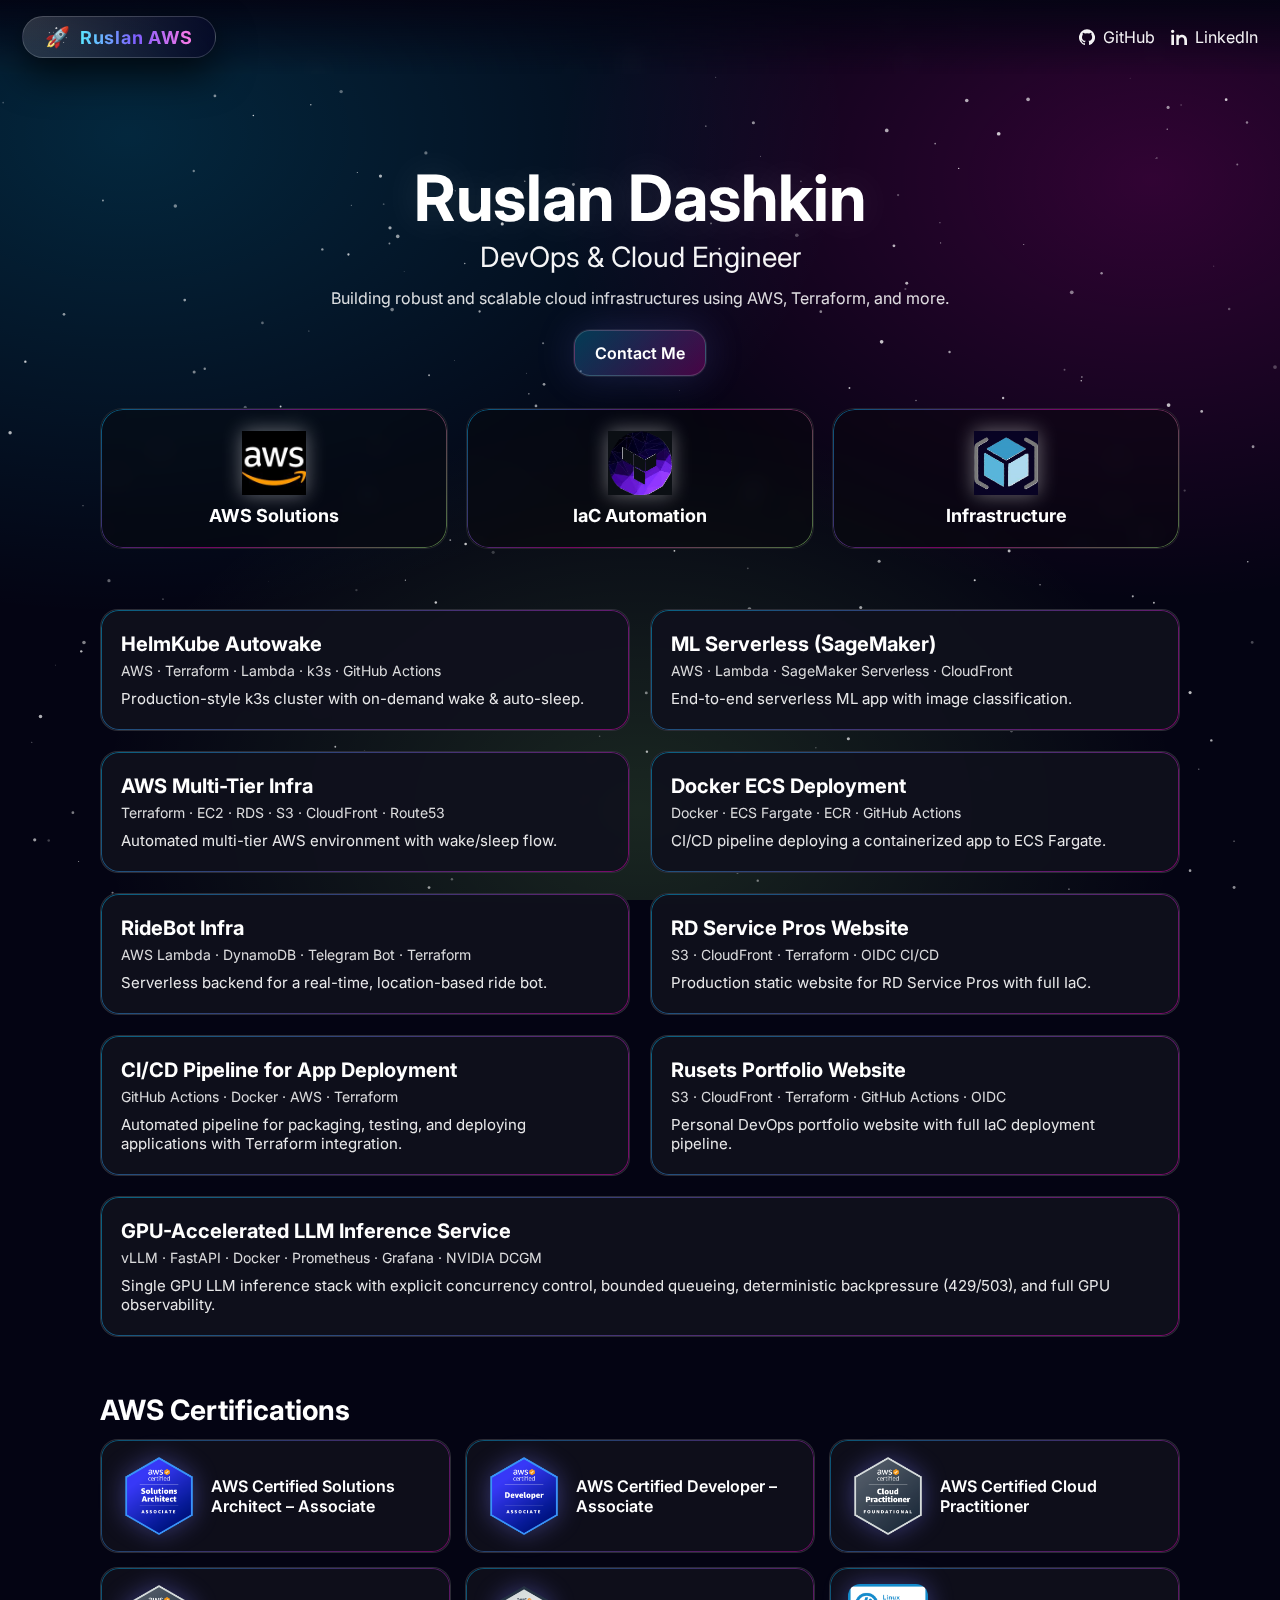
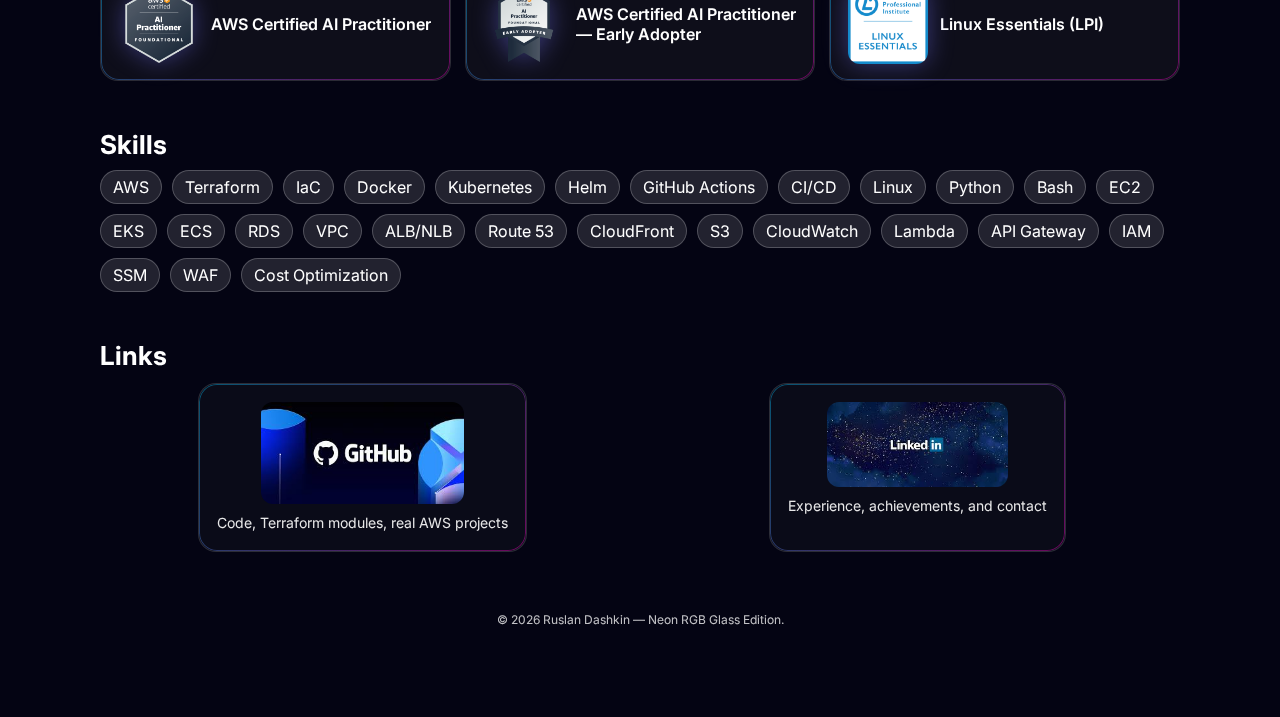
<file: site/index.html>
<!DOCTYPE html>
<html lang="en">
<head>
  <meta charset="UTF-8"/>
  <meta name="viewport" content="width=device-width, initial-scale=1.0"/>
  <title>Ruslan Dashkin — DevOps & Cloud Engineer</title>
  <meta name="description" content="Ruslan Dashkin — DevOps & Cloud Engineer. AWS, Terraform, Kubernetes, CI/CD.">
  <link rel="preconnect" href="https://fonts.gstatic.com" crossorigin>
  <link href="https://fonts.googleapis.com/css2?family=Inter:wght@400;600;800&display=swap" rel="stylesheet">
  <link rel="stylesheet" href="styles.css">
</head>
<body>
  <div class="bg">
    <canvas id="stars"></canvas>
  </div>

  <header class="header">
    <div class="brand">
      <div class="logo">🚀</div>
      <span class="brand-text">Ruslan AWS</span>
    </div>
    <nav class="nav">
      <a href="https://github.com/rusets" target="_blank" rel="noopener" class="nav-link">
        <svg class="ico" viewBox="0 0 24 24">
          <path d="M12 .5a12 12 0 0 0-3.8 23.4c.6.1.8-.3.8-.6v-2c-3.3.7-4-1.6-4-1.6-.6-1.4-1.3-1.8-1.3-1.8-1.1-.7.1-.7.1-.7 1.2.1 1.9 1.2 1.9 1.2 1.1 1.9 2.8 1.3 3.5 1 .1-.8.4-1.3.8-1.6-2.7-.3-5.5-1.3-5.5-5.9 0-1.3.5-2.4 1.2-3.2-.1-.3-.5-1.5.1-3.2 0 0 1-.3 3.3 1.2a11.5 11.5 0 0 1 6 0c2.3-1.5 3.3-1.2 3.3-1.2.7 1.7.2 2.9.1 3.2.8.8 1.2 1.9 1.2 3.2 0 4.6-2.8 5.6-5.5 5.9.4.4.8 1.1.8 2.2v3.3c0 .3.2.7.8.6A12 12 0 0 0 12 .5Z"/>
        </svg>
        GitHub
      </a>
      <a href="https://www.linkedin.com/in/rdashkin" target="_blank" rel="noopener" class="nav-link">
        <svg class="ico" viewBox="0 0 24 24">
          <path d="M4.98 3.5C4.98 4.88 3.86 6 2.5 6S0 4.88 0 3.5 1.12 1 2.5 1s2.48 1.12 2.48 2.5zM.5 8.5h4V24h-4V8.5zM8 8.5h3.8v2.1h.05c.53-1 1.84-2.1 3.78-2.1C20.2 8.5 24 11.1 24 17v7h-4v-6.1c0-3.2-1.14-5.4-4-5.4-2.18 0-3.47 1.47-4.03 2.88-.21.5-.27 1.2-.27 1.9V24H8V8.5z"/>
        </svg>
        LinkedIn
      </a>
    </nav>
  </header>

  <main class="container">
    <section class="hero">
      <h1>Ruslan Dashkin</h1>
      <p class="role">DevOps & Cloud Engineer</p>
      <p class="lede">Building robust and scalable cloud infrastructures using AWS, Terraform, and more.</p>
      <div class="buttons">
        <a
          class="btn glow"
          href="mailto:rusets3@gmail.com?subject=Portfolio%20Inquiry%20%E2%80%93%20Ruslan%20Dashkin"
          target="_blank"
          rel="noopener"
        >
          Contact Me
        </a>
      </div>
    </section>
    <section class="pill-grid">
      <div class="pill">
        <img src="assets/icons/aws.png" alt="AWS logo">
        <div class="pill-title">AWS Solutions</div>
      </div>
      <div class="pill">
        <img src="assets/icons/terra.png" alt="Terraform logo">
        <div class="pill-title">IaC Automation</div>
      </div>
      <div class="pill">
        <img src="assets/icons/ia.png" alt="Infrastructure icon">
        <div class="pill-title">Infrastructure</div>
      </div>
    </section>

    <section class="projects">


      <div class="projects-grid">
        <a class="proj-card" href="https://github.com/rusets/helmkube-autowake-cicd" target="_blank" rel="noopener">
          <div class="proj-title">HelmKube Autowake</div>
          <div class="proj-tech">AWS · Terraform · Lambda · k3s · GitHub Actions</div>
          <div class="proj-desc">Production-style k3s cluster with on-demand wake & auto-sleep.</div>
        </a>

        <a class="proj-card" href="https://github.com/rusets/ml-sagemaker-serverless" target="_blank" rel="noopener">
          <div class="proj-title">ML Serverless (SageMaker)</div>
          <div class="proj-tech">AWS · Lambda · SageMaker Serverless · CloudFront</div>
          <div class="proj-desc">End-to-end serverless ML app with image classification.</div>
        </a>

        <a class="proj-card" href="https://github.com/rusets/aws-multi-tier-infra" target="_blank" rel="noopener">
          <div class="proj-title">AWS Multi-Tier Infra</div>
          <div class="proj-tech">Terraform · EC2 · RDS · S3 · CloudFront · Route53</div>
          <div class="proj-desc">Automated multi-tier AWS environment with wake/sleep flow.</div>
        </a>

        <a class="proj-card" href="https://github.com/rusets/docker-ecs-deployment" target="_blank" rel="noopener">
          <div class="proj-title">Docker ECS Deployment</div>
          <div class="proj-tech">Docker · ECS Fargate · ECR · GitHub Actions</div>
          <div class="proj-desc">CI/CD pipeline deploying a containerized app to ECS Fargate.</div>
        </a>

        <a class="proj-card" href="https://github.com/rusets/ridebot-infra" target="_blank" rel="noopener">
          <div class="proj-title">RideBot Infra</div>
          <div class="proj-tech">AWS Lambda · DynamoDB · Telegram Bot · Terraform</div>
          <div class="proj-desc">Serverless backend for a real-time, location-based ride bot.</div>
        </a>

        <a class="proj-card" href="https://github.com/rusets/rdservicepros-site" target="_blank" rel="noopener">
          <div class="proj-title">RD Service Pros Website</div>
          <div class="proj-tech">S3 · CloudFront · Terraform · OIDC CI/CD</div>
          <div class="proj-desc">Production static website for RD Service Pros with full IaC.</div>
        </a>

        <a class="proj-card"
           href="https://github.com/rusets/CI-CD-Pipeline-for-Application-Deployment"
           target="_blank" rel="noopener">
          <div class="proj-title">CI/CD Pipeline for App Deployment</div>
          <div class="proj-tech">GitHub Actions · Docker · AWS · Terraform</div>
          <div class="proj-desc">
            Automated pipeline for packaging, testing, and deploying applications with Terraform integration.
          </div>
        </a>

        <a class="proj-card"
           href="https://github.com/rusets/rusets-portfolio"
           target="_blank" rel="noopener">
          <div class="proj-title">Rusets Portfolio Website</div>
          <div class="proj-tech">S3 · CloudFront · Terraform · GitHub Actions · OIDC</div>
          <div class="proj-desc">
            Personal DevOps portfolio website with full IaC deployment pipeline.
         </div>
       </a>
                <a class="proj-card full-width"
          href="https://github.com/rusets/gpu-llm-inference-service"
          target="_blank" rel="noopener">
          <div class="proj-title">GPU-Accelerated LLM Inference Service</div>
          <div class="proj-tech">vLLM · FastAPI · Docker · Prometheus · Grafana · NVIDIA DCGM</div>
          <div class="proj-desc">
          Single GPU LLM inference stack with explicit concurrency control, bounded queueing, deterministic backpressure (429/503), and full GPU observability.
      </div>
        </a>
      </div>
    </section>
    <section class="certs">
      <h2>AWS Certifications</h2>

      <div class="cert-row">
        <a class="cert-card" href="https://www.credly.com/users/rdashkin" target="_blank" rel="noopener">
          <img class="badge-img" src="assets/badges/sol.png" alt="AWS Certified Solutions Architect – Associate badge">
          <div class="txt">AWS Certified Solutions Architect – Associate</div>
        </a>

        <a class="cert-card" href="https://www.credly.com/users/rdashkin" target="_blank" rel="noopener">
          <img class="badge-img" src="assets/badges/devel.png" alt="AWS Certified Developer – Associate badge">
          <div class="txt">AWS Certified Developer – Associate</div>
        </a>

        <a class="cert-card" href="https://www.credly.com/users/rdashkin" target="_blank" rel="noopener">
          <img class="badge-img" src="assets/badges/cloud.png" alt="AWS Certified Cloud Practitioner badge">
          <div class="txt">AWS Certified Cloud Practitioner</div>
        </a>

        <a class="cert-card" href="https://www.credly.com/users/rdashkin" target="_blank" rel="noopener">
          <img class="badge-img" src="assets/badges/ai-prac.png" alt="AWS Certified AI Practitioner badge">
          <div class="txt">AWS Certified AI Practitioner</div>
        </a>

        <a class="cert-card" href="https://www.credly.com/users/rdashkin" target="_blank" rel="noopener">
          <img class="badge-img" src="assets/badges/early AI.png" alt="AWS Certified AI Practitioner — Early Adopter badge">
          <div class="txt">AWS Certified AI Practitioner — Early Adopter</div>
        </a>

        <a class="cert-card" href="https://www.credly.com/users/rdashkin" target="_blank" rel="noopener">
          <img class="badge-img" src="assets/badges/linux.png" alt="Linux Essentials (LPI) badge">
          <div class="txt">Linux Essentials (LPI)</div>
        </a>
      </div>
    </section>


    <section class="skills">
      <h2>Skills</h2>
      <div id="skills" class="skill-cloud"></div>
    </section>

        <section class="links">
      <h2>Links</h2>
      <div class="link-grid">
        <a class="link-card" href="https://github.com/rusets" target="_blank" rel="noopener">
          <img src="assets/icons/github.png" alt="GitHub">
          <div class="sub">Code, Terraform modules, real AWS projects</div>
        </a>
        <a class="link-card" href="https://www.linkedin.com/in/rdashkin" target="_blank" rel="noopener">
          <img src="assets/badges/saa.png" alt="LinkedIn">
          <div class="sub">Experience, achievements, and contact</div>
        </a>
      </div>
    </section>

    <footer class="footer">
      © <span id="year"></span> Ruslan Dashkin — Neon RGB Glass Edition.
    </footer>
  </main>

  <script src="script.js"></script>
</body>
</html>
</file>
<file: site/styles.css>
* {
  box-sizing: border-box;
}

html,
body {
  height: 100%;
}

body {
  margin: 0;
  font-family: Inter, system-ui, -apple-system, Segoe UI, Roboto, Arial, Helvetica, sans-serif;
  color: #fff;
  background: #040413;
  overflow-x: hidden;
}

/* header + brand */

.header {
  position: fixed;
  inset: 0 auto auto 0;
  display: flex;
  align-items: center;
  justify-content: space-between;
  padding: 16px 22px;
  width: 100%;
  z-index: 5;
  background: linear-gradient(to bottom, rgba(4, 4, 19, 0.9), rgba(4, 4, 19, 0));
  backdrop-filter: blur(10px);
}

.brand {
  display: inline-flex;
  align-items: center;
  gap: 10px;
  padding: 8px 22px;
  border-radius: 999px;
  border: 1px solid rgba(255, 255, 255, 0.18);
  background: radial-gradient(circle at top left, rgba(255, 255, 255, 0.16), rgba(5, 10, 40, 0.9));
  box-shadow: 0 16px 38px rgba(0, 0, 0, 0.7);
}

.logo {
  font-size: 20px;
}

.brand-text {
  font-weight: 700;
  font-size: 18px;
  letter-spacing: 0.04em;
  background: linear-gradient(90deg, #5be7ff, #7f5dff, #ff7be5);
  background-clip: text;
  -webkit-background-clip: text;
  color: transparent;
}

.nav {
  display: flex;
  align-items: center;
}

.nav-link {
  color: #fff;
  text-decoration: none;
  margin-left: 16px;
  opacity: 0.95;
  display: inline-flex;
  align-items: center;
  gap: 8px;
}

.nav-link:hover {
  opacity: 1;
}

.ico {
  width: 16px;
  height: 16px;
  fill: currentColor;
}

/* background + stars */

.bg {
  position: fixed;
  inset: 0;
  z-index: 1;
  background:
    radial-gradient(1200px 800px at 10% 15%, rgba(0, 200, 255, 0.18), transparent 60%),
    radial-gradient(1000px 700px at 90% 20%, rgba(255, 0, 200, 0.18), transparent 60%),
    radial-gradient(900px 650px at 50% 90%, rgba(160, 255, 120, 0.14), transparent 60%),
    #040413;
}

#stars {
  position: absolute;
  inset: 0;
}

/* layout */

.container {
  position: relative;
  z-index: 2;
  max-width: 1120px;
  margin: 0 auto;
  padding: 140px 20px 80px;
}

.hero {
  text-align: center;
  margin-top: 24px;
}

.hero h1 {
  font-size: 64px;
  margin: 0;
  line-height: 1.06;
  text-shadow: 0 0 40px rgba(255, 255, 255, 0.12);
}

.role {
  font-size: 28px;
  margin: 8px 0 0;
  opacity: 0.96;
}

.lede {
  max-width: 760px;
  margin: 14px auto 0;
  color: rgba(255, 255, 255, 0.86);
}

.buttons {
  display: flex;
  flex-wrap: wrap;
  gap: 14px;
  justify-content: center;
  margin-top: 22px;
}

/* buttons */

.btn {
  display: inline-flex;
  align-items: center;
  gap: 10px;
  padding: 12px 20px;
  border-radius: 16px;
  text-decoration: none;
  font-weight: 600;
}

.btn.glow {
  color: #fff;
  border: 1px solid rgba(255, 255, 255, 0.18);
  background: linear-gradient(135deg, rgba(0, 200, 255, 0.25), rgba(255, 0, 200, 0.25));
  box-shadow:
    0 0 0 1px rgba(255, 255, 255, 0.08),
    0 0 40px rgba(120, 120, 255, 0.2);
}

.btn.glow:hover {
  background: linear-gradient(135deg, rgba(0, 200, 255, 0.32), rgba(255, 0, 200, 0.32));
}

.btn.ghost {
  color: #fff;
  background: rgba(255, 255, 255, 0.06);
  border: 1px solid rgba(255, 255, 255, 0.18);
}

/* pill cards */

.pill-grid {
  display: grid;
  grid-template-columns: 1fr;
  gap: 18px;
  margin-top: 32px;
}

@media (min-width: 760px) {
  .pill-grid {
    grid-template-columns: repeat(3, 1fr);
  }
}

.pill {
  position: relative;
  background: rgba(8, 8, 9, 0.4);
  border-radius: 22px;
  padding: 22px 18px;
  backdrop-filter: blur(10px);
  overflow: hidden;
  text-align: center;
  border: 1px solid rgba(255, 255, 255, 0.1);
}

.pill::after {
  content: "";
  position: absolute;
  inset: 0;
  border-radius: 22px;
  padding: 1px;
  background: linear-gradient(
    135deg,
    rgba(0, 200, 255, 0.45),
    rgba(255, 0, 200, 0.45),
    rgba(160, 255, 120, 0.45)
  );
  -webkit-mask: linear-gradient(#000 0 0) content-box, linear-gradient(#000 0 0);
  -webkit-mask-composite: xor;
          mask-composite: exclude;
  pointer-events: none;
}

.pill img {
  width: 64px;
  height: 64px;
  margin-bottom: 10px;
  margin-left: auto;
  margin-right: auto;
  display: block;
  filter: drop-shadow(0 0 10px rgba(255, 255, 255, 0.4));
}

.pill-title {
  margin-top: 6px;
  font-weight: 700;
  font-size: 18px;
}

/* certifications */

.certs {
  margin-top: 56px;
}

.certs h2 {
  font-size: 28px;
  margin: 0 0 12px;
}

.cert-row {
  display: grid;
  grid-template-columns: 1fr;
  gap: 14px;
}

@media (min-width: 860px) {
  .cert-row {
    grid-template-columns: repeat(3, 1fr);
  }
}

.cert-card {
  position: relative;
  display: flex;
  flex-direction: column;
  align-items: center;
  gap: 12px;
  padding: 16px 18px;
  border-radius: 18px;
  text-decoration: none;
  color: #fff;
  background: rgba(15, 16, 28, 0.9);
  border: 1px solid rgba(255, 255, 255, 0.12);
}

@media (min-width: 560px) {
  .cert-card {
    flex-direction: row;
    text-align: left;
  }
}

.cert-card::after {
  content: "";
  position: absolute;
  inset: 0;
  border-radius: 18px;
  padding: 1px;
  background: linear-gradient(
    135deg,
    rgba(0, 200, 255, 0.4),
    rgba(255, 0, 200, 0.4)
  );
  -webkit-mask: linear-gradient(#000 0 0) content-box, linear-gradient(#000 0 0);
  -webkit-mask-composite: xor;
          mask-composite: exclude;
  pointer-events: none;
}

.badge-img {
  width: 80px;
  height: auto;
  border-radius: 12px;
  display: block;
  flex: 0 0 auto;
  filter: drop-shadow(0 0 12px rgba(120, 120, 255, 0.4));
}

.cert-card .txt {
  font-weight: 600;
}

/* skills */

.skills {
  margin-top: 48px;
}

.skills h2 {
  font-size: 26px;
  margin: 0 0 10px;
}

.skill-cloud {
  display: flex;
  flex-wrap: wrap;
  gap: 10px;
}

.skill-cloud .chip {
  padding: 6px 12px;
  border-radius: 999px;
  background: rgba(255, 255, 255, 0.12);
  border: 1px solid rgba(255, 255, 255, 0.22);
}

/* links */

.links {
  margin-top: 48px;
}

.links h2 {
  font-size: 26px;
  margin: 0 0 12px;
}

.link-grid {
  display: grid;
  grid-template-columns: 1fr;
  gap: 16px;
}

@media (min-width: 760px) {
  .link-grid {
    grid-template-columns: repeat(2, 1fr);
  }
}

.link-card {
  position: relative;
  display: flex;
  flex-direction: column;
  align-items: center;
  text-align: center;
  padding: 18px 18px 20px;
  border-radius: 18px;
  text-decoration: none;
  color: #fff;
  background: rgba(11, 12, 24, 0.95);
  border: 1px solid rgba(255, 255, 255, 0.14);
  gap: 10px;
}

.link-card::after {
  content: "";
  position: absolute;
  inset: 0;
  border-radius: 18px;
  padding: 1px;
  background: linear-gradient(
    135deg,
    rgba(0, 200, 255, 0.4),
    rgba(255, 0, 200, 0.4)
  );
  -webkit-mask: linear-gradient(#000 0 0) content-box, linear-gradient(#000 0 0);
  -webkit-mask-composite: xor;
          mask-composite: exclude;
  pointer-events: none;
}

.link-card {
  position: relative;
  display: flex;
  flex-direction: column;
  align-items: center;
  text-align: center;
  padding: 18px 18px 20px;
  border-radius: 18px;
  text-decoration: none;
  color: #fff;
  background: rgba(11, 12, 24, 0.95);
  border: 1px solid rgba(255, 255, 255, 0.14);
  gap: 10px;
  max-width: 520px;
  margin: 0 auto;
}

.link-card img {
  width: 70%;
  max-width: 240px;
  height: auto;
  border-radius: 12px;
}

.link-grid {
  display: grid;
  grid-template-columns: 1fr;
  gap: 24px;
}

@media (min-width: 760px) {
  .link-grid {
    grid-template-columns: repeat(2, 1fr);
    gap: 30px;
  }
}

.link-card .sub {
  color: rgba(255, 255, 255, 0.9);
  font-size: 14px;
}

/* footer */

.footer {
  text-align: center;
  margin: 60px 0 10px;
  color: rgba(255, 255, 255, 0.76);
  font-size: 12px;
  width: 100%;
}

/* projects */

.projects {
  margin-top: 60px;
}

.projects h2 {
  font-size: 32px;
  margin: 0 0 20px;
}

.projects-grid {
  display: grid;
  grid-template-columns: 1fr;
  gap: 20px;
}

@media (min-width: 760px) {
  .projects-grid {
    grid-template-columns: repeat(2, 1fr);
  }
}

.proj-card {
  position: relative;
  display: block;
  padding: 22px 20px;
  border-radius: 18px;
  background: rgba(15, 16, 28, 0.92);
  color: #fff;
  text-decoration: none;
  border: 1px solid rgba(255, 255, 255, 0.12);
  backdrop-filter: blur(8px);
}

.proj-card::after {
  content: "";
  position: absolute;
  inset: 0;
  border-radius: 18px;
  padding: 1px;
  background: linear-gradient(
    135deg,
    rgba(0, 200, 255, 0.45),
    rgba(255, 0, 200, 0.45)
  );
  -webkit-mask: linear-gradient(#000 0 0) content-box, linear-gradient(#000 0 0);
  -webkit-mask-composite: xor;
          mask-composite: exclude;
  pointer-events: none;
}

.proj-title {
  font-size: 20px;
  font-weight: 700;
  margin-bottom: 6px;
}

.proj-tech {
  font-size: 14px;
  opacity: 0.85;
  margin-bottom: 10px;
}

.proj-desc {
  font-size: 15px;
  opacity: 0.9;
}

@media (min-width: 760px) {
  .projects-grid .proj-card.full-width {
    grid-column: 1 / -1;
  }
}

.projects-grid {
  display: grid;
  grid-template-columns: 1fr;
  gap: 20px;
  align-items: stretch;
}

@media (min-width: 760px) {
  .projects-grid {
    grid-template-columns: repeat(2, 1fr);
  }
}
</file>
